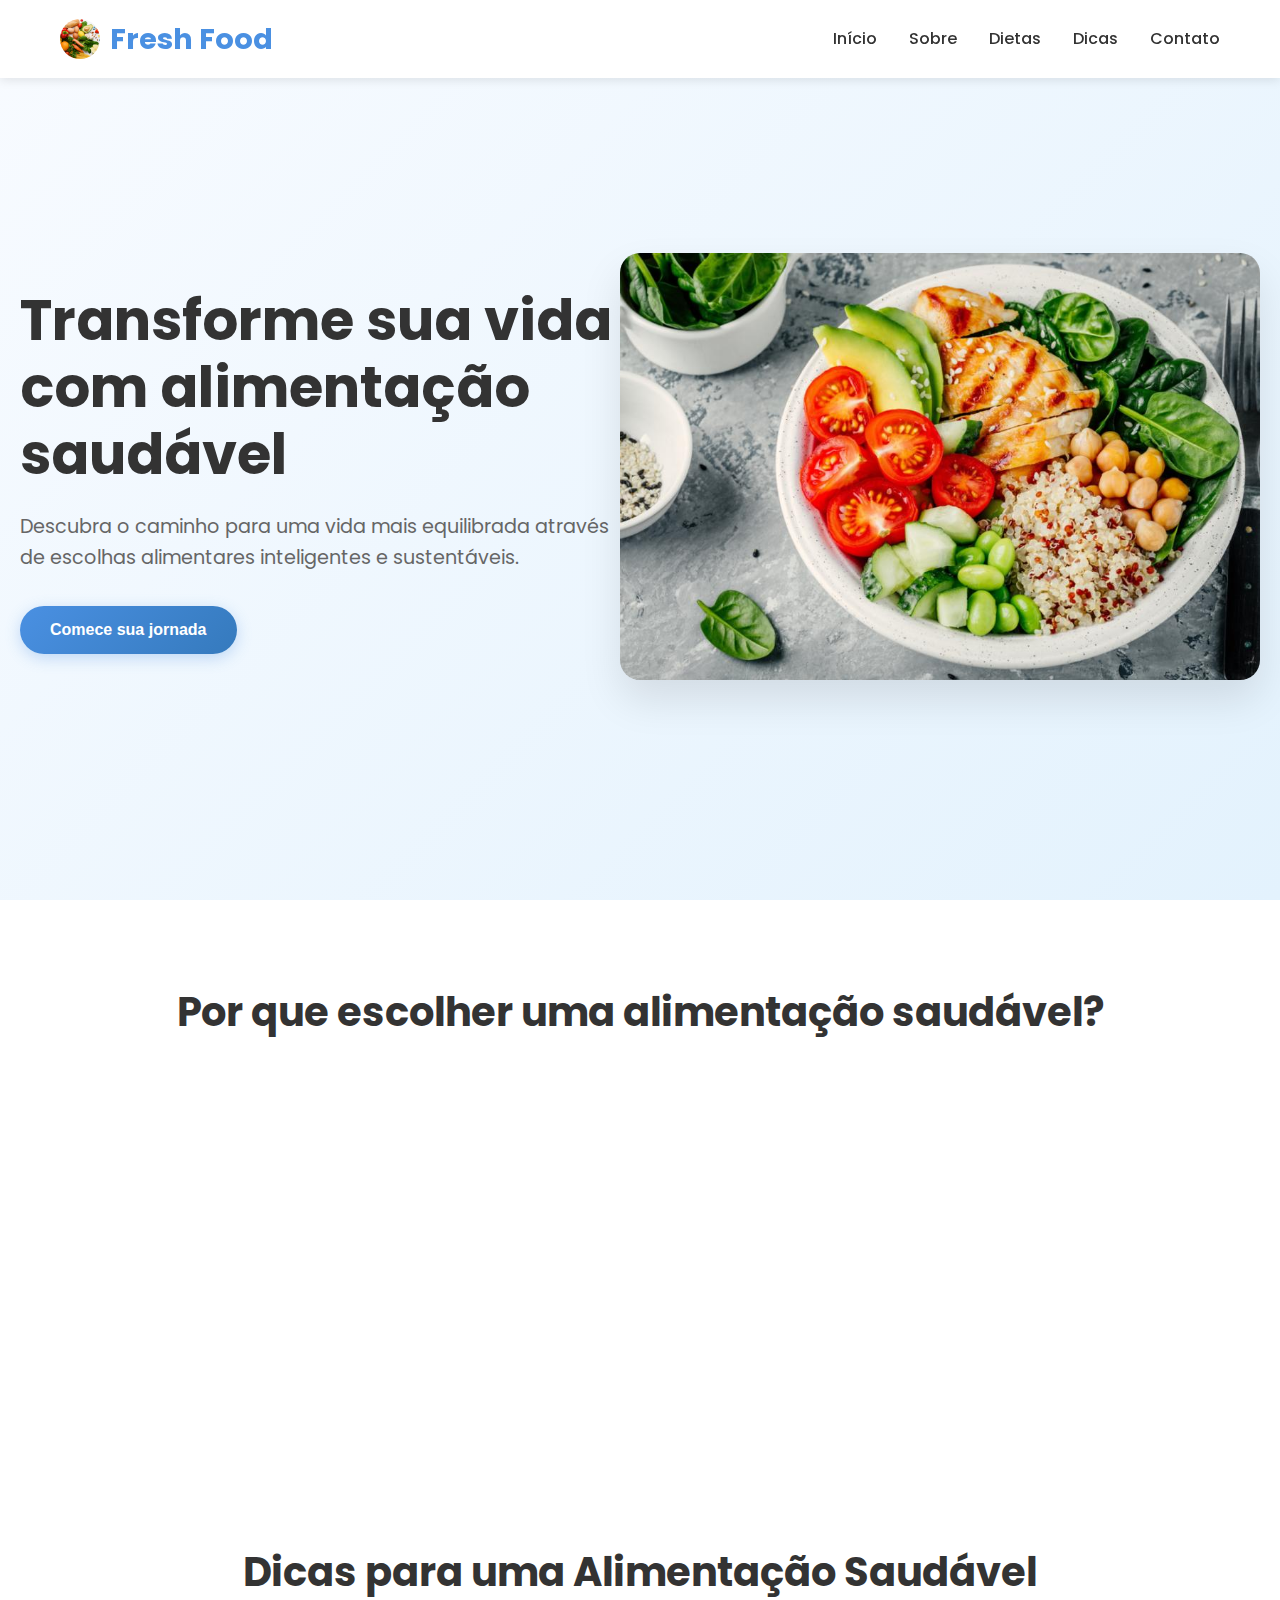
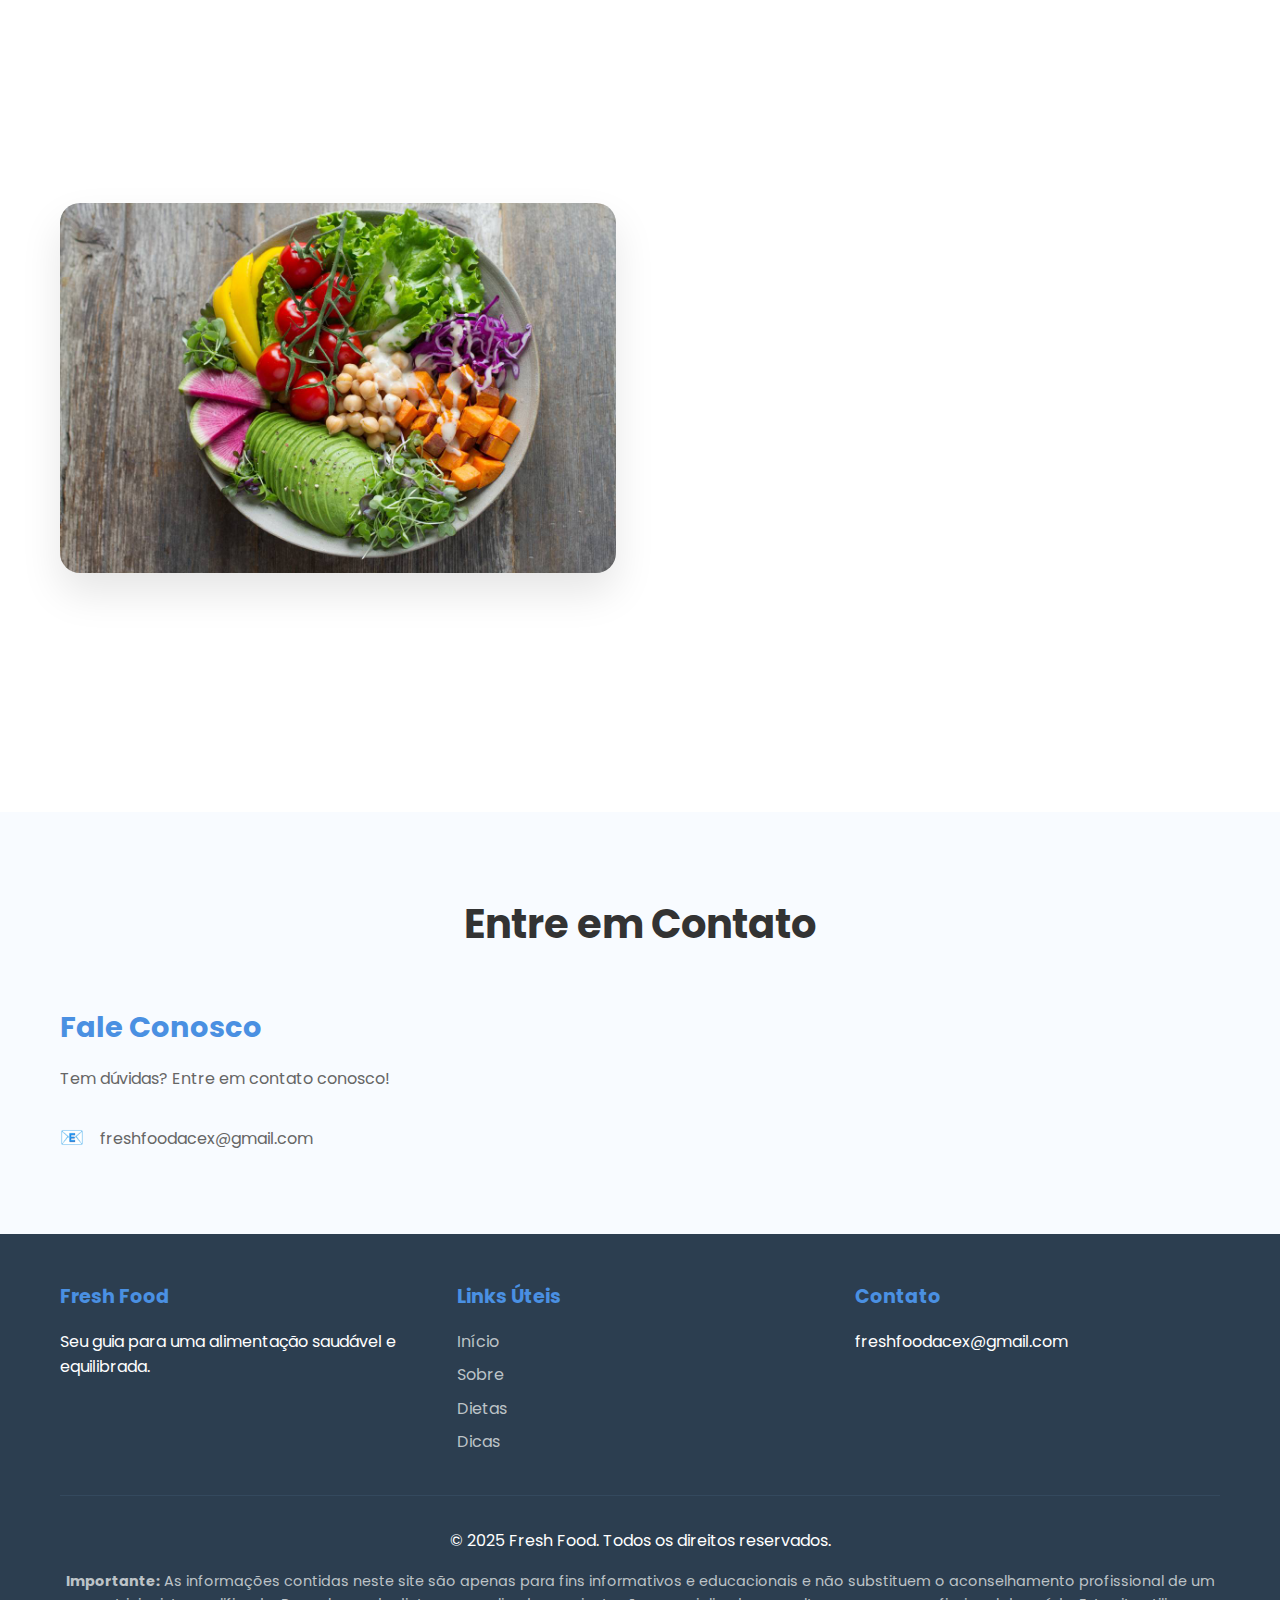
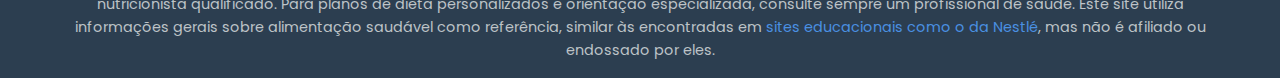
<file: Site/index.html>
<!DOCTYPE html>
<html lang="pt-BR">
<head>
    <meta charset="UTF-8">
    <meta name="viewport" content="width=device-width, initial-scale=1.0">
    <title>Fresh Food - Seu Guia de Alimentação Saudável</title>
    <link rel="stylesheet" href="style.css">
    <link href="https://fonts.googleapis.com/css2?family=Poppins:wght@300;400;600;700&display=swap" rel="stylesheet">
</head>
<body>
    <header>
        <nav>
            <div class="logo">
                <img src="alimentos.png" alt="Logo" class="logo-img">
                Fresh Food
            </div>
            <ul class="nav-menu">
                <li><a href="#home">Início</a></li>
                <li><a href="#about">Sobre</a></li>
                <li><a onclick="window.open('dietas.html#diets', '_blank')">Dietas</a></li>
                <li><a href="#tips">Dicas</a></li>
                <li><a href="#contact">Contato</a></li>
            </ul>
            <div class="hamburger">
                <span></span>
                <span></span>
                <span></span>
            </div>
        </nav>
    </header>

    <main>
        <section id="home" class="hero">
            <div class="hero-content">
                <h1>Transforme sua vida com alimentação saudável</h1>
                <p>Descubra o caminho para uma vida mais equilibrada através de escolhas alimentares inteligentes e sustentáveis.</p>
                <button class="btn btn-primary" onclick="window.open('dietas.html#diets', '_blank')">Comece sua jornada</button>
            </div>
            <div class="hero-image">
                <img src="prato.jpg" alt="Alimentos saudáveis">
            </div>
        </section>

        <section id="about" class="section">
            <div class="container">
                <h2>Por que escolher uma alimentação saudável?</h2>
                <div class="benefits-grid">
                    <div class="benefit-card">
                        <div class="benefit-icon">🌱</div>
                        <h3>Mais Energia</h3>
                        <p>Alimentos nutritivos fornecem energia sustentável para suas atividades diárias.</p>
                    </div>
                    <div class="benefit-card">
                        <div class="benefit-icon">💪</div>
                        <h3>Melhor Saúde</h3>
                        <p>Uma dieta equilibrada fortalece o sistema imunológico e previne doenças.</p>
                    </div>
                    <div class="benefit-card">
                        <div class="benefit-icon">😊</div>
                        <h3>Bem-estar Mental</h3>
                        <p>Nutrientes adequados contribuem para o equilíbrio emocional e mental.</p>
                    </div>
                </div>
            </div>
        </section>

        <section id="tips" class="section">
            <div class="container">
                <h2>Dicas para uma Alimentação Saudável</h2>
                <div class="tips-container">
                    <div class="tips-image">
                        <img src="detox.jpg" alt="Pratos saudáveis">
                    </div>
                    <div class="tips-content">
                        <div class="tip-item">
                            <h4>1. Varie as cores no prato</h4>
                            <p>Diferentes cores indicam diferentes nutrientes. Quanto mais colorido, mais nutritivo!</p>
                        </div>
                        <div class="tip-item">
                            <h4>2. Beba bastante água</h4>
                            <p>Mantenha-se hidratado bebendo pelo menos 2 litros de água por dia.</p>
                        </div>
                        <div class="tip-item">
                            <h4>3. Prefira alimentos integrais</h4>
                            <p>Cereais integrais fornecem mais fibras e nutrientes que os refinados.</p>
                        </div>
                        <div class="tip-item">
                            <h4>4. Faça refeições regulares</h4>
                            <p>Mantenha horários regulares para as refeições e evite pular refeições.</p>
                        </div>
                    </div>
                </div>
            </div>
        </section>

        <section id="contact" class="section section-alt">
            <div class="container">
                <h2>Entre em Contato</h2>
                <div class="contact-container">
                    <div class="contact-info">
                        <h3>Fale Conosco</h3>
                        <p>Tem dúvidas? Entre em contato conosco!</p>
                        <div class="contact-details">
                            <div class="contact-item">
                                <span class="contact-icon">📧</span>
                                <span>freshfoodacex@gmail.com</span>
                            </div>
                        </div>
                    </div>
                </div>
            </div>
        </section>
    </main>

    <footer>
        <div class="container">
            <div class="footer-content">
                <div class="footer-section">
                    <h4>Fresh Food</h4>
                    <p>Seu guia para uma alimentação saudável e equilibrada.</p>
                </div>
                <div class="footer-section">
                    <h4>Links Úteis</h4>
                    <ul>
                        <li><a href="#home">Início</a></li>
                        <li><a href="#about">Sobre</a></li>
                        <li><a href="dietas.html#diets">Dietas</a></li>
                        <li><a href="#tips">Dicas</a></li>
                    </ul>
                </div>
                <div class="footer-section">
                    <h4>Contato</h4>
                    <p>freshfoodacex@gmail.com</p>
                </div>
            </div>
            <div class="footer-bottom">
                <p>&copy; 2025 Fresh Food. Todos os direitos reservados.</p>
                <p class="disclaimer">
                    <strong>Importante:</strong> As informações contidas neste site são apenas para fins informativos e educacionais e não substituem o aconselhamento profissional de um nutricionista qualificado. Para planos de dieta personalizados e orientação especializada, consulte sempre um profissional de saúde. Este site utiliza informações gerais sobre alimentação saudável como referência, similar às encontradas em <a href="https://www.nestle.com.br/" target="_blank" rel="noopener">sites educacionais como o da Nestlé</a>, mas não é afiliado ou endossado por eles.
                </p>
            </div>
        </div>
    </footer>

    <script src="script.js"></script>
</body>
</html>
</file>
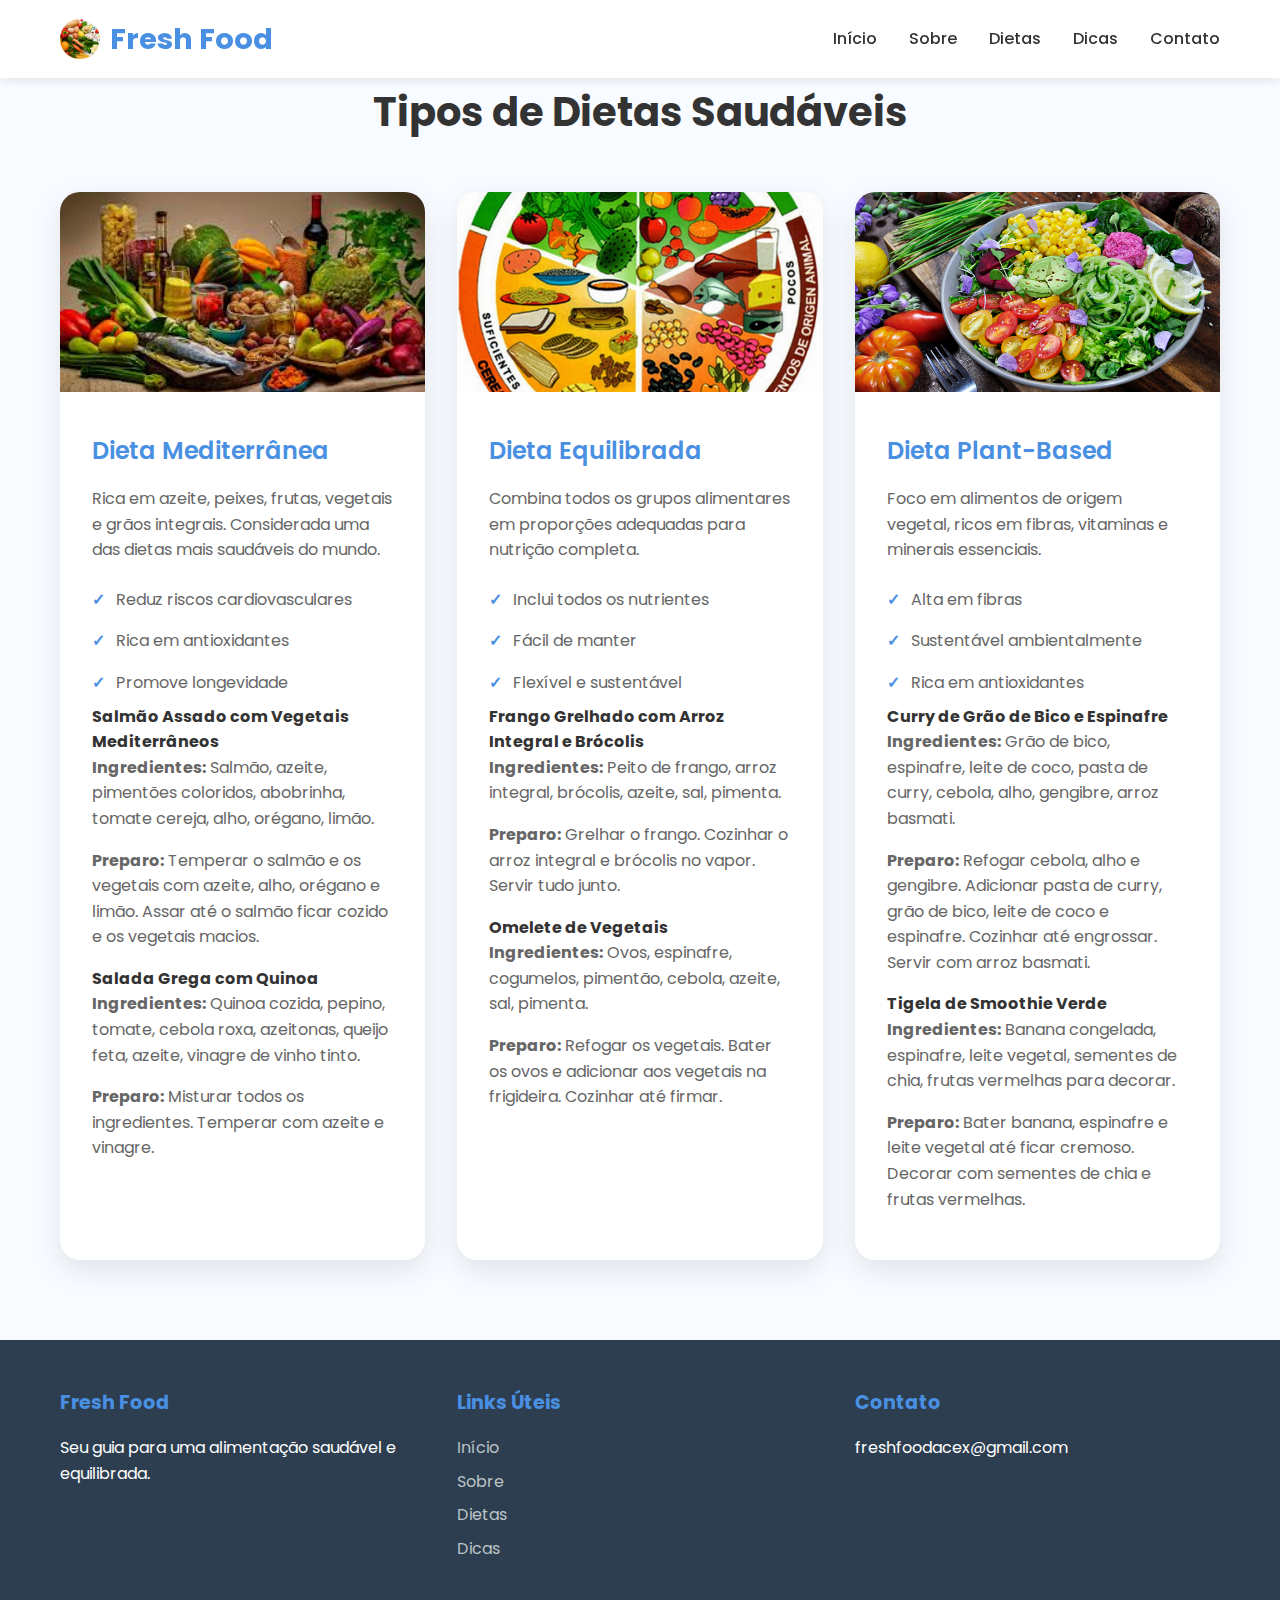
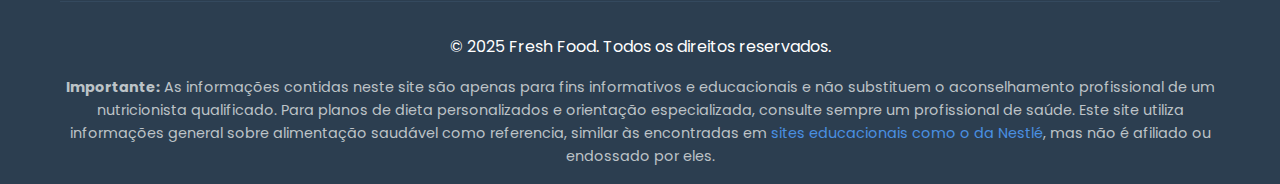
<file: dietas.html>
<!DOCTYPE html>
<html lang="pt-BR">

<head>
    <meta charset="UTF-8">
    <meta name="viewport" content="width=device-width, initial-scale=1.0">
    <title>Fresh Food - Dicas de Dietas</title>
    <link rel="stylesheet" href="style.css">
    <link href="https://fonts.googleapis.com/css2?family=Poppins:wght@300;400;600;700&display=swap" rel="stylesheet">
</head>

<body>
    <header>
        <nav>
            <div class="logo">
                <img src="alimentos.png" alt="Logo" class="logo-img">
                Fresh Food
            </div>
            <ul class="nav-menu">
                <li><a onclick="window.open('index.html#home', '_blank')">Início</a></li>
                <li><a onclick="window.open('index.html#about', '_blank')">Sobre</a></li>
                <li><a onclick="window.open('dietas.html#diets', '_blank')">Dietas</a></li>
                <li><a href="index.html#tips">Dicas</a></li>
                <li><a onclick="window.open('dietas.html#contact', '_blank')">Contato</a></li>
            </ul>
            <div class="hamburger">
                <span></span>
                <span></span>
                <span></span>
            </div>
        </nav>
    </header>

    <main>
        <section id="diets" class="section section-alt">
            <div class="container">
                <h2>Tipos de Dietas Saudáveis</h2>
                <div class="diet-cards">
                    <div class="card" data-diet="mediterranea">
                        <img src="download.jpg" alt="Dieta Mediterrânea">
                        <div class="card-content">
                            <h3>Dieta Mediterrânea</h3>
                            <p>Rica em azeite, peixes, frutas, vegetais e grãos integrais. Considerada uma das dietas
                                mais saudáveis do mundo.</p>
                            <ul>
                                <li>Reduz riscos cardiovasculares</li>
                                <li>Rica em antioxidantes</li>
                                <li>Promove longevidade</li>
                            </ul>
                            <div class="detailed-content" id="content-mediterranea">
                                <h4>Salmão Assado com Vegetais Mediterrâneos</h4>
                                <p><strong>Ingredientes:</strong> Salmão, azeite, pimentões coloridos, abobrinha, tomate
                                    cereja,
                                    alho, orégano, limão.</p>
                                <p><strong>Preparo:</strong> Temperar o salmão e os vegetais com azeite, alho, orégano e
                                    limão.
                                    Assar até o salmão ficar cozido e os vegetais macios.</p>

                                <h4>Salada Grega com Quinoa</h4>
                                <p><strong>Ingredientes:</strong> Quinoa cozida, pepino, tomate, cebola roxa, azeitonas,
                                    queijo
                                    feta, azeite, vinagre de vinho tinto.</p>
                                <p><strong>Preparo:</strong> Misturar todos os ingredientes. Temperar com azeite e
                                    vinagre.</p>
                            </div>
                        </div>
                    </div>
                    <div class="card" data-diet="equilibrada">
                        <img src="dieta-equilibrada.jpg" alt="Dieta Equilibrada">
                        <div class="card-content">
                            <h3>Dieta Equilibrada</h3>
                            <p>Combina todos os grupos alimentares em proporções adequadas para nutrição completa.</p>
                            <ul>
                                <li>Inclui todos os nutrientes</li>
                                <li>Fácil de manter</li>
                                <li>Flexível e sustentável</li>
                            </ul>
                            <div class="detailed-content" id="content-equilibrada">
                                <h4>Frango Grelhado com Arroz Integral e Brócolis</h4>
                                <p><strong>Ingredientes:</strong> Peito de frango, arroz integral, brócolis, azeite,
                                    sal,
                                    pimenta.</p>
                                <p><strong>Preparo:</strong> Grelhar o frango. Cozinhar o arroz integral e brócolis no
                                    vapor. Servir tudo junto.</p>

                                <h4>Omelete de Vegetais</h4>
                                <p><strong>Ingredientes:</strong> Ovos, espinafre, cogumelos, pimentão, cebola, azeite,
                                    sal,
                                    pimenta.</p>
                                <p><strong>Preparo:</strong> Refogar os vegetais. Bater os ovos e adicionar aos vegetais
                                    na
                                    frigideira. Cozinhar até firmar.</p>
                            </div>
                        </div>
                    </div>
                    <div class="card" data-diet="plant-based">
                        <img src="plant based.jpg" alt="Dieta Plant-Based">
                        <div class="card-content">
                            <h3>Dieta Plant-Based</h3>
                            <p>Foco em alimentos de origem vegetal, ricos em fibras, vitaminas e minerais essenciais.
                            </p>
                            <ul>
                                <li>Alta em fibras</li>
                                <li>Sustentável ambientalmente</li>
                                <li>Rica em antioxidantes</li>
                            </ul>
                            <div class="detailed-content" id="content-plant-based">
                                <h4>Curry de Grão de Bico e Espinafre</h4>
                                <p><strong>Ingredientes:</strong> Grão de bico, espinafre, leite de coco, pasta de
                                    curry, cebola, alho, gengibre, arroz basmati.</p>
                                <p><strong>Preparo:</strong> Refogar cebola, alho e gengibre. Adicionar pasta de curry,
                                    grão de bico, leite de coco e espinafre. Cozinhar até engrossar. Servir com arroz
                                    basmati.</p>

                                <h4>Tigela de Smoothie Verde</h4>
                                <p><strong>Ingredientes:</strong> Banana congelada, espinafre, leite vegetal, sementes
                                    de chia, frutas vermelhas para decorar.</p>
                                <p><strong>Preparo:</strong> Bater banana, espinafre e leite vegetal até ficar cremoso.
                                    Decorar com sementes de chia e frutas vermelhas.</p>
                            </div>
                        </div>
                    </div> 
                </div>
            </div>
            
        </section>
    </main>

    <footer>
        <div class="container">
            <div class="footer-content">
                <div class="footer-section">
                    <h4>Fresh Food</h4>
                    <p>Seu guia para uma alimentação saudável e equilibrada.</p>
                </div>
                <div class="footer-section">
                    <h4>Links Úteis</h4>
                    <ul>
                        <li><a href="index.html#home">Início</a></li>
                        <li><a href="index.html#about">Sobre</a></li>
                        <li><a href="dietas.html#diets">Dietas</a></li>
                        <li><a href="index.html#tips">Dicas</a></li>
                    </ul>
                </div>
                <div class="footer-section">
                    <h4>Contato</h4>
                    <p>freshfoodacex@gmail.com</p>
                </div>
            </div>
            <div class="footer-bottom">
                <p>&copy; 2025 Fresh Food. Todos os direitos reservados.</p>
                <p class="disclaimer">
                    <strong>Importante:</strong> As informações contidas neste site são apenas para fins informativos e
                    educacionais e não substituem o aconselhamento profissional de um nutricionista qualificado. Para
                    planos de dieta personalizados e orientação especializada, consulte sempre um profissional de saúde.
                    Este site utiliza informações general sobre alimentação saudável como referencia, similar às
                    encontradas em <a href="https://www.nestle.com.br/" target="_blank" rel="noopener">sites
                        educacionais como o da Nestlé</a>, mas não é afiliado ou endossado por eles.
                </p>
            </div>
        </div>
    </footer>

    <script src="script.js"></script>
</body>

</html>
</file>
<file: Site/style.css>
* {
    margin: 0;
    padding: 0;
    box-sizing: border-box;
}

body {
    font-family: 'Poppins', sans-serif;
    line-height: 1.6;
    color: #333;
    background-color: #ffffff;
}

.container {
    max-width: 1200px;
    margin: 0 auto;
    padding: 0 20px;
}

/* Header */
header {
    background-color: #ffffff;
    box-shadow: 0 2px 10px rgba(0, 0, 0, 0.1);
    position: fixed;
    width: 100%;
    top: 0;
    z-index: 1000;
}

nav {
    display: flex;
    justify-content: space-between;
    align-items: center;
    padding: 1rem 20px;
    max-width: 1200px;
    margin: 0 auto;
}

.logo {
    display: flex;
    align-items: center;
    font-size: 1.8rem;
    font-weight: 700;
    color: #4A90E2;
    gap: 10px;
}

.logo-img {
    width: 40px;
    height: 40px;
    border-radius: 50%;
    object-fit: cover;
}

.nav-menu {
    display: flex;
    list-style: none;
    gap: 2rem;
}

.nav-menu a {
    text-decoration: none;
    color: #333;
    font-weight: 500;
    transition: color 0.3s ease;
    position: relative;
}

.nav-menu a:hover {
    color: #4A90E2;
}

.nav-menu a::after {
    content: '';
    position: absolute;
    width: 0;
    height: 2px;
    bottom: -5px;
    left: 0;
    background-color: #4A90E2;
    transition: width 0.3s ease;
}

.nav-menu a:hover::after {
    width: 100%;
}

.hamburger {
    display: none;
    flex-direction: column;
    cursor: pointer;
}

.hamburger span {
    width: 25px;
    height: 3px;
    background-color: #333;
    margin: 3px 0;
    transition: 0.3s;
}

/* Hero Section */
.hero {
    display: flex;
    align-items: center;
    min-height: 100vh;
    padding: 120px 20px 80px;
    background: linear-gradient(135deg, #f8fbff 0%, #e3f2fd 100%);
}

.hero-content {
    flex: 1;
    max-width: 600px;
}

.hero h1 {
    font-size: 3.5rem;
    font-weight: 700;
    color: #333;
    margin-bottom: 1.5rem;
    line-height: 1.2;
}

.hero p {
    font-size: 1.2rem;
    color: #666;
    margin-bottom: 2rem;
    line-height: 1.6;
}

.hero-image {
    flex: 1;
    text-align: center;
}

.hero-image img {
    max-width: 100%;
    height: auto;
    border-radius: 20px;
    box-shadow: 0 20px 40px rgba(0, 0, 0, 0.1);
}

/* Buttons */
.btn {
    display: inline-block;
    padding: 15px 30px;
    border: none;
    border-radius: 50px;
    font-size: 1rem;
    font-weight: 600;
    text-decoration: none;
    cursor: pointer;
    transition: all 0.3s ease;
    text-align: center;
}

.btn-primary {
    background: linear-gradient(135deg, #4A90E2 0%, #357ABD 100%);
    color: white;
    box-shadow: 0 4px 15px rgba(74, 144, 226, 0.3);
}

.btn-primary:hover {
    transform: translateY(-2px);
    box-shadow: 0 8px 25px rgba(74, 144, 226, 0.4);
}

/* Sections */
.section {
    padding: 80px 0;
}

.section-alt {
    background-color: #f8fbff;
}

.section h2 {
    font-size: 2.5rem;
    font-weight: 700;
    text-align: center;
    margin-bottom: 3rem;
    color: #333;
}

/* Benefits Grid */
.benefits-grid {
    display: grid;
    grid-template-columns: repeat(auto-fit, minmax(300px, 1fr));
    gap: 2rem;
    margin-top: 3rem;
}

.benefit-card {
    background: white;
    padding: 2rem;
    border-radius: 20px;
    text-align: center;
    box-shadow: 0 10px 30px rgba(0, 0, 0, 0.1);
    transition: transform 0.3s ease;
}

.benefit-card:hover {
    transform: translateY(-10px);
}

.benefit-icon {
    font-size: 3rem;
    margin-bottom: 1rem;
}

.benefit-card h3 {
    font-size: 1.5rem;
    font-weight: 600;
    color: #4A90E2;
    margin-bottom: 1rem;
}

/* Diet Cards */
.diet-cards {
    display: grid;
    grid-template-columns: repeat(auto-fit, minmax(350px, 1fr));
    gap: 2rem;
    margin-top: 3rem;
}

.card {
    background: white;
    border-radius: 20px;
    overflow: hidden;
    box-shadow: 0 10px 30px rgba(0, 0, 0, 0.1);
    transition: transform 0.3s ease;
}

.card:hover {
    transform: translateY(-10px);
}

.card img {
    width: 100%;
    height: 200px;
    object-fit: cover;
}

.card-content {
    padding: 2rem;
}

.card h3 {
    font-size: 1.5rem;
    font-weight: 600;
    color: #4A90E2;
    margin-bottom: 1rem;
}

.card p {
    color: #666;
    margin-bottom: 1rem;
    line-height: 1.6;
}

.card ul {
    list-style: none;
    padding: 0;
}

.card li {
    padding: 0.5rem 0;
    color: #666;
    position: relative;
    padding-left: 1.5rem;
}

.card li::before {
    content: '✓';
    position: absolute;
    left: 0;
    color: #4A90E2;
    font-weight: bold;
}

/* Tips Section */
.tips-container {
    display: grid;
    grid-template-columns: 1fr 1fr;
    gap: 3rem;
    align-items: center;
    margin-top: 3rem;
}

.tips-image img {
    width: 100%;
    height: auto;
    border-radius: 20px;
    box-shadow: 0 20px 40px rgba(0, 0, 0, 0.1);
}

.tip-item {
    margin-bottom: 2rem;
    padding: 1.5rem;
    background: white;
    border-radius: 15px;
    box-shadow: 0 5px 15px rgba(0, 0, 0, 0.1);
}

.tip-item h4 {
    color: #4A90E2;
    font-size: 1.2rem;
    font-weight: 600;
    margin-bottom: 0.5rem;
}

.tip-item p {
    color: #666;
    line-height: 1.6;
}

/* Contact Section */
.contact-container {
    display: grid;
    grid-template-columns: 1fr 1fr;
    gap: 3rem;
    margin-top: 3rem;
}

.contact-info h3 {
    color: #4A90E2;
    font-size: 1.8rem;
    margin-bottom: 1rem;
}

.contact-info p {
    color: #666;
    margin-bottom: 2rem;
    line-height: 1.6;
}

.contact-details {
    display: flex;
    flex-direction: column;
    gap: 1rem;
}

.contact-item {
    display: flex;
    align-items: center;
    gap: 1rem;
    color: #666;
}

.contact-icon {
    font-size: 1.2rem;
}

.contact-form {
    display: flex;
    flex-direction: column;
    gap: 1rem;
}

.contact-form input,
.contact-form textarea {
    padding: 1rem;
    border: 2px solid #e0e0e0;
    border-radius: 10px;
    font-size: 1rem;
    font-family: inherit;
    transition: border-color 0.3s ease;
}

.contact-form input:focus,
.contact-form textarea:focus {
    outline: none;
    border-color: #4A90E2;
}

.contact-form textarea {
    resize: vertical;
    min-height: 120px;
}

/* Footer */
footer {
    background-color: #2c3e50;
    color: white;
    padding: 3rem 0 1rem;
}

.footer-content {
    display: grid;
    grid-template-columns: repeat(auto-fit, minmax(250px, 1fr));
    gap: 2rem;
    margin-bottom: 2rem;
}

.footer-section h4 {
    color: #4A90E2;
    font-size: 1.2rem;
    margin-bottom: 1rem;
}

.footer-section ul {
    list-style: none;
}

.footer-section ul li {
    margin-bottom: 0.5rem;
}

.footer-section a {
    color: #bdc3c7;
    text-decoration: none;
    transition: color 0.3s ease;
}

.footer-section a:hover {
    color: #4A90E2;
}

.footer-bottom {
    border-top: 1px solid #34495e;
    padding-top: 2rem;
    text-align: center;
}

.disclaimer {
    margin-top: 1rem;
    font-size: 0.9rem;
    color: #bdc3c7;
    line-height: 1.6;
}

.disclaimer a {
    color: #4A90E2;
    text-decoration: none;
}

.disclaimer a:hover {
    text-decoration: underline;
}

/* Responsive Design */
@media (max-width: 768px) {
    .hamburger {
        display: flex;
    }

    .nav-menu {
        position: fixed;
        left: -100%;
        top: 70px;
        flex-direction: column;
        background-color: white;
        width: 100%;
        text-align: center;
        transition: 0.3s;
        box-shadow: 0 10px 27px rgba(0, 0, 0, 0.05);
        padding: 2rem 0;
    }

    .nav-menu.active {
        left: 0;
    }

    .hero {
        flex-direction: column;
        text-align: center;
        padding: 100px 20px 60px;
    }

    .hero h1 {
        font-size: 2.5rem;
    }

    .hero-content {
        margin-bottom: 2rem;
    }

    .tips-container {
        grid-template-columns: 1fr;
    }

    .contact-container {
        grid-template-columns: 1fr;
    }

    .diet-cards {
        grid-template-columns: 1fr;
    }

    .benefits-grid {
        grid-template-columns: 1fr;
    }
}

@media (max-width: 480px) {
    .hero h1 {
        font-size: 2rem;
    }

    .section h2 {
        font-size: 2rem;
    }

    .card-content {
        padding: 1.5rem;
    }

    .tip-item {
        padding: 1rem;
    }

    img {
  max-width: 100%; 
  height: auto; 
}    

}
</file>
<file: style.css>
* {
    margin: 0;
    padding: 0;
    box-sizing: border-box;
}

body {
    font-family: 'Poppins', sans-serif;
    line-height: 1.6;
    color: #333;
    background-color: #ffffff;
}

.container {
    max-width: 1200px;
    margin: 0 auto;
    padding: 0 20px;
}

/* Header */
header {
    background-color: #ffffff;
    box-shadow: 0 2px 10px rgba(0, 0, 0, 0.1);
    position: fixed;
    width: 100%;
    top: 0;
    z-index: 1000;
}

nav {
    display: flex;
    justify-content: space-between;
    align-items: center;
    padding: 1rem 20px;
    max-width: 1200px;
    margin: 0 auto;
}

.logo {
    display: flex;
    align-items: center;
    font-size: 1.8rem;
    font-weight: 700;
    color: #4A90E2;
    gap: 10px;
}

.logo-img {
    width: 40px;
    height: 40px;
    border-radius: 50%;
    object-fit: cover;
}

.nav-menu {
    display: flex;
    list-style: none;
    gap: 2rem;
}

.nav-menu a {
    text-decoration: none;
    color: #333;
    font-weight: 500;
    transition: color 0.3s ease;
    position: relative;
}

.nav-menu a:hover {
    color: #4A90E2;
}

.nav-menu a::after {
    content: '';
    position: absolute;
    width: 0;
    height: 2px;
    bottom: -5px;
    left: 0;
    background-color: #4A90E2;
    transition: width 0.3s ease;
}

.nav-menu a:hover::after {
    width: 100%;
}

.hamburger {
    display: none;
    flex-direction: column;
    cursor: pointer;
}

.hamburger span {
    width: 25px;
    height: 3px;
    background-color: #333;
    margin: 3px 0;
    transition: 0.3s;
}

/* Hero Section */
.hero {
    display: flex;
    align-items: center;
    min-height: 100vh;
    padding: 120px 20px 80px;
    background: linear-gradient(135deg, #f8fbff 0%, #e3f2fd 100%);
}

.hero-content {
    flex: 1;
    max-width: 600px;
}

.hero h1 {
    font-size: 3.5rem;
    font-weight: 700;
    color: #333;
    margin-bottom: 1.5rem;
    line-height: 1.2;
}

.hero p {
    font-size: 1.2rem;
    color: #666;
    margin-bottom: 2rem;
    line-height: 1.6;
}

.hero-image {
    flex: 1;
    text-align: center;
}

.hero-image img {
    max-width: 100%;
    height: auto;
    border-radius: 20px;
    box-shadow: 0 20px 40px rgba(0, 0, 0, 0.1);
}

/* Buttons */
.btn {
    display: inline-block;
    padding: 15px 30px;
    border: none;
    border-radius: 50px;
    font-size: 1rem;
    font-weight: 600;
    text-decoration: none;
    cursor: pointer;
    transition: all 0.3s ease;
    text-align: center;
}

.btn-primary {
    background: linear-gradient(135deg, #4A90E2 0%, #357ABD 100%);
    color: white;
    box-shadow: 0 4px 15px rgba(74, 144, 226, 0.3);
}

.btn-primary:hover {
    transform: translateY(-2px);
    box-shadow: 0 8px 25px rgba(74, 144, 226, 0.4);
}

/* Sections */
.section {
    padding: 80px 0;
}

.section-alt {
    background-color: #f8fbff;
}

.section h2 {
    font-size: 2.5rem;
    font-weight: 700;
    text-align: center;
    margin-bottom: 3rem;
    color: #333;
}

/* Benefits Grid */
.benefits-grid {
    display: grid;
    grid-template-columns: repeat(auto-fit, minmax(300px, 1fr));
    gap: 2rem;
    margin-top: 3rem;
}

.benefit-card {
    background: white;
    padding: 2rem;
    border-radius: 20px;
    text-align: center;
    box-shadow: 0 10px 30px rgba(0, 0, 0, 0.1);
    transition: transform 0.3s ease;
}

.benefit-card:hover {
    transform: translateY(-10px);
}

.benefit-icon {
    font-size: 3rem;
    margin-bottom: 1rem;
}

.benefit-card h3 {
    font-size: 1.5rem;
    font-weight: 600;
    color: #4A90E2;
    margin-bottom: 1rem;
}

/* Diet Cards */
.diet-cards {
    display: grid;
    grid-template-columns: repeat(auto-fit, minmax(350px, 1fr));
    gap: 2rem;
    margin-top: 3rem;
}

.card {
    background: white;
    border-radius: 20px;
    overflow: hidden;
    box-shadow: 0 10px 30px rgba(0, 0, 0, 0.1);
    transition: transform 0.3s ease;
}

.card:hover {
    transform: translateY(-10px);
}

.card img {
    width: 100%;
    height: 200px;
    object-fit: cover;
}

.card-content {
    padding: 2rem;
}

.card h3 {
    font-size: 1.5rem;
    font-weight: 600;
    color: #4A90E2;
    margin-bottom: 1rem;
}

.card p {
    color: #666;
    margin-bottom: 1rem;
    line-height: 1.6;
}

.card ul {
    list-style: none;
    padding: 0;
}

.card li {
    padding: 0.5rem 0;
    color: #666;
    position: relative;
    padding-left: 1.5rem;
}

.card li::before {
    content: '✓';
    position: absolute;
    left: 0;
    color: #4A90E2;
    font-weight: bold;
}

/* Tips Section */
.tips-container {
    display: grid;
    grid-template-columns: 1fr 1fr;
    gap: 3rem;
    align-items: center;
    margin-top: 3rem;
}

.tips-image img {
    width: 100%;
    height: auto;
    border-radius: 20px;
    box-shadow: 0 20px 40px rgba(0, 0, 0, 0.1);
}

.tip-item {
    margin-bottom: 2rem;
    padding: 1.5rem;
    background: white;
    border-radius: 15px;
    box-shadow: 0 5px 15px rgba(0, 0, 0, 0.1);
}

.tip-item h4 {
    color: #4A90E2;
    font-size: 1.2rem;
    font-weight: 600;
    margin-bottom: 0.5rem;
}

.tip-item p {
    color: #666;
    line-height: 1.6;
}

/* Contact Section */
.contact-container {
    display: grid;
    grid-template-columns: 1fr 1fr;
    gap: 3rem;
    margin-top: 3rem;
}

.contact-info h3 {
    color: #4A90E2;
    font-size: 1.8rem;
    margin-bottom: 1rem;
}

.contact-info p {
    color: #666;
    margin-bottom: 2rem;
    line-height: 1.6;
}

.contact-details {
    display: flex;
    flex-direction: column;
    gap: 1rem;
}

.contact-item {
    display: flex;
    align-items: center;
    gap: 1rem;
    color: #666;
}

.contact-icon {
    font-size: 1.2rem;
}

.contact-form {
    display: flex;
    flex-direction: column;
    gap: 1rem;
}

.contact-form input,
.contact-form textarea {
    padding: 1rem;
    border: 2px solid #e0e0e0;
    border-radius: 10px;
    font-size: 1rem;
    font-family: inherit;
    transition: border-color 0.3s ease;
}

.contact-form input:focus,
.contact-form textarea:focus {
    outline: none;
    border-color: #4A90E2;
}

.contact-form textarea {
    resize: vertical;
    min-height: 120px;
}

/* Footer */
footer {
    background-color: #2c3e50;
    color: white;
    padding: 3rem 0 1rem;
}

.footer-content {
    display: grid;
    grid-template-columns: repeat(auto-fit, minmax(250px, 1fr));
    gap: 2rem;
    margin-bottom: 2rem;
}

.footer-section h4 {
    color: #4A90E2;
    font-size: 1.2rem;
    margin-bottom: 1rem;
}

.footer-section ul {
    list-style: none;
}

.footer-section ul li {
    margin-bottom: 0.5rem;
}

.footer-section a {
    color: #bdc3c7;
    text-decoration: none;
    transition: color 0.3s ease;
}

.footer-section a:hover {
    color: #4A90E2;
}

.footer-bottom {
    border-top: 1px solid #34495e;
    padding-top: 2rem;
    text-align: center;
}

.disclaimer {
    margin-top: 1rem;
    font-size: 0.9rem;
    color: #bdc3c7;
    line-height: 1.6;
}

.disclaimer a {
    color: #4A90E2;
    text-decoration: none;
}

.disclaimer a:hover {
    text-decoration: underline;
}

/* Responsive Design */
@media (max-width: 768px) {
    .hamburger {
        display: flex;
    }

    .nav-menu {
        position: fixed;
        left: -100%;
        top: 70px;
        flex-direction: column;
        background-color: white;
        width: 100%;
        text-align: center;
        transition: 0.3s;
        box-shadow: 0 10px 27px rgba(0, 0, 0, 0.05);
        padding: 2rem 0;
    }

    .nav-menu.active {
        left: 0;
    }

    .hero {
        flex-direction: column;
        text-align: center;
        padding: 100px 20px 60px;
    }

    .hero h1 {
        font-size: 2.5rem;
    }

    .hero-content {
        margin-bottom: 2rem;
    }

    .tips-container {
        grid-template-columns: 1fr;
    }

    .contact-container {
        grid-template-columns: 1fr;
    }

    .diet-cards {
        grid-template-columns: 1fr;
    }

    .benefits-grid {
        grid-template-columns: 1fr;
    }
}

@media (max-width: 480px) {
    .hero h1 {
        font-size: 2rem;
    }

    .section h2 {
        font-size: 2rem;
    }

    .card-content {
        padding: 1.5rem;
    }

    .tip-item {
        padding: 1rem;
    }

    img {
  max-width: 100%; 
  height: auto; 
}    

}
</file>
